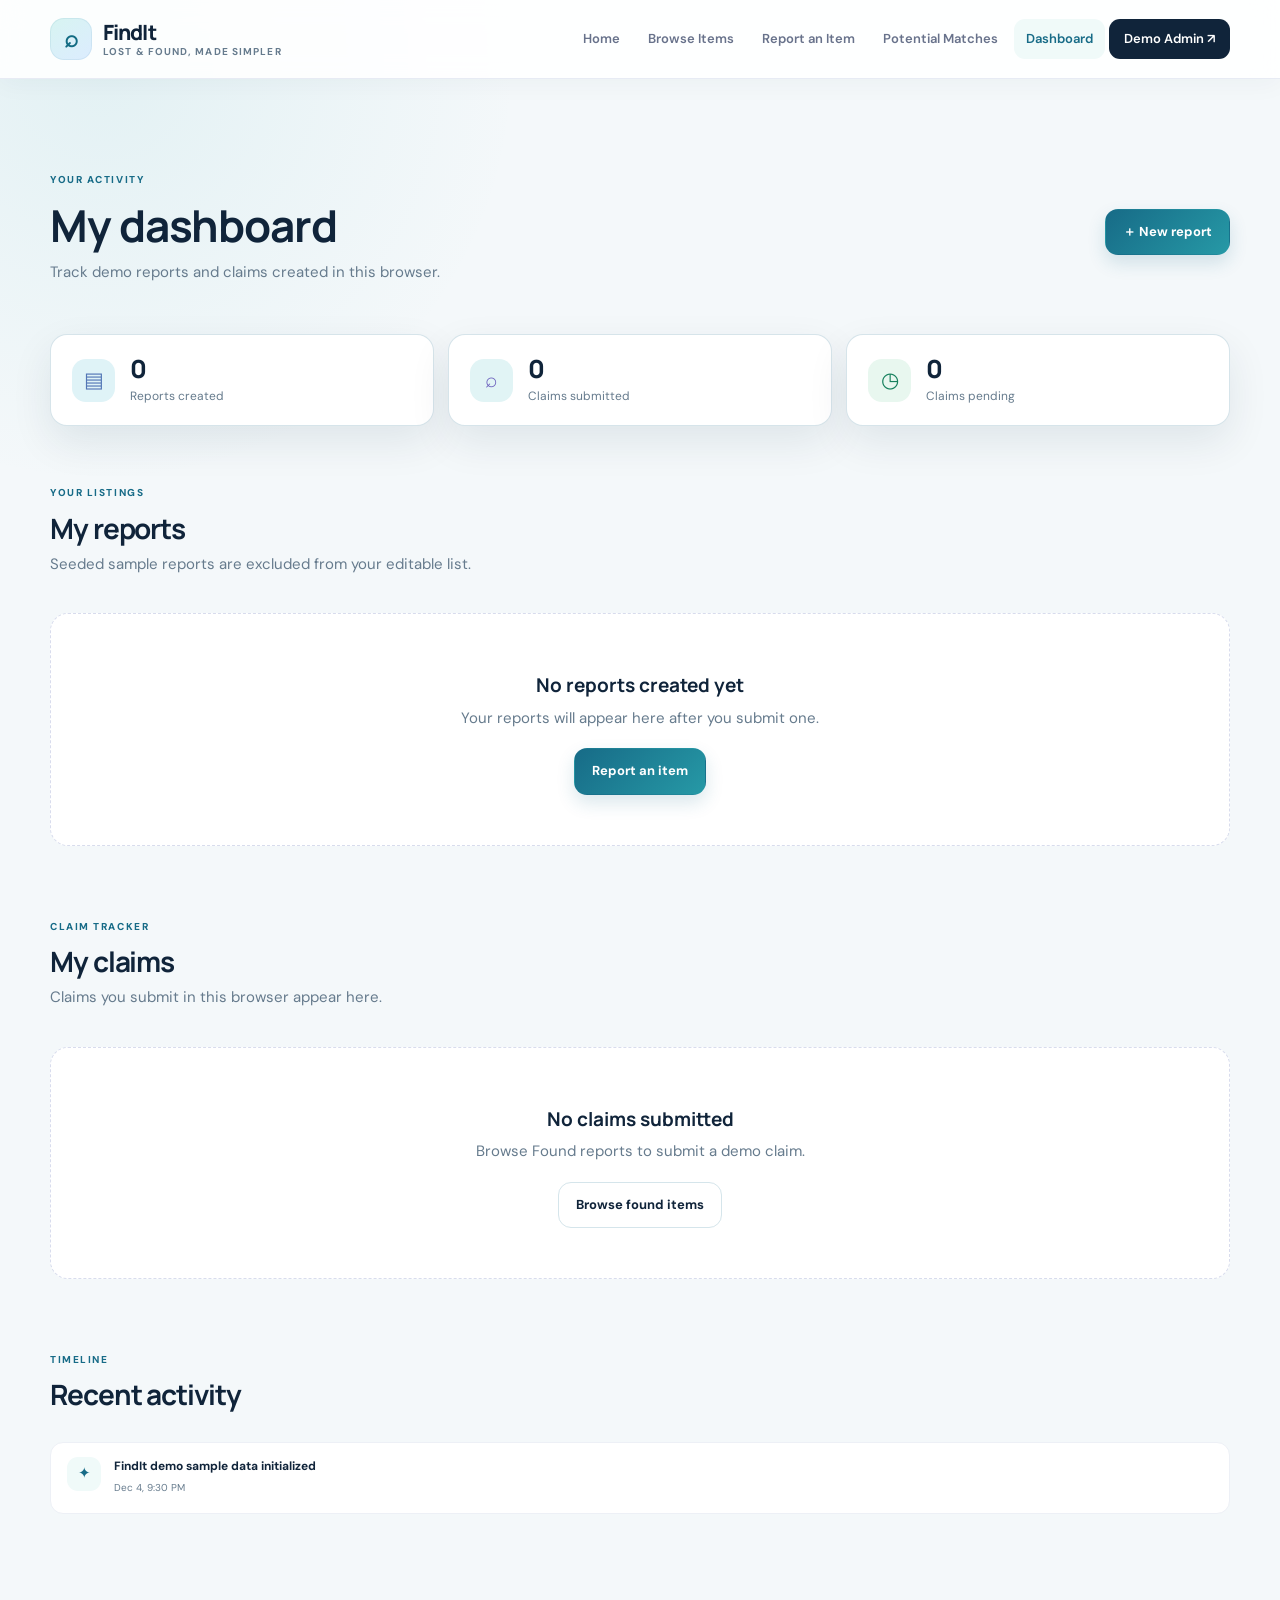
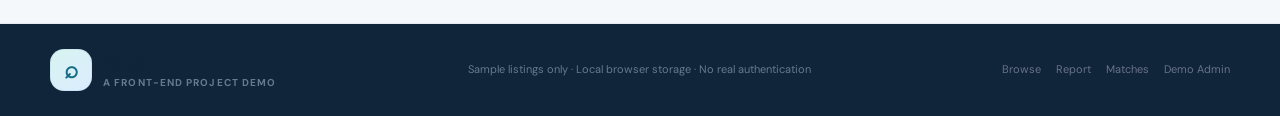
<file: dashboard.html>
<!doctype html>
<html lang="en"><head><meta charset="utf-8"><meta name="viewport" content="width=device-width, initial-scale=1"><title>Dashboard — FindIt</title><link rel="stylesheet" href="style.css"></head>
<body data-page="dashboard"><div id="app-header"></div><main class="container page-main">
  <section class="page-intro dashboard-intro"><div><span class="eyebrow">YOUR ACTIVITY</span><h1>My dashboard</h1><p>Track demo reports and claims created in this browser.</p></div><a class="btn btn-primary" href="report.html">＋ New report</a></section>
  <div id="dashboard-stats" class="stats-grid dashboard-stats"></div>
  <section class="section-block"><div class="section-heading"><div><span class="eyebrow">YOUR LISTINGS</span><h2>My reports</h2><p>Seeded sample reports are excluded from your editable list.</p></div></div><div id="my-reports" class="product-grid"></div><div id="my-reports-empty" class="empty-state hidden"><h3>No reports created yet</h3><p>Your reports will appear here after you submit one.</p><a class="btn btn-primary" href="report.html">Report an item</a></div></section>
  <section class="section-block"><div class="section-heading"><div><span class="eyebrow">CLAIM TRACKER</span><h2>My claims</h2><p>Claims you submit in this browser appear here.</p></div></div><div id="my-claims" class="claim-list"></div><div id="my-claims-empty" class="empty-state hidden"><h3>No claims submitted</h3><p>Browse Found reports to submit a demo claim.</p><a class="btn btn-secondary" href="browse.html?type=Found">Browse found items</a></div></section>
  <section class="section-block"><div class="section-heading"><div><span class="eyebrow">TIMELINE</span><h2>Recent activity</h2></div></div><div id="activity-list" class="activity-list"></div></section>
</main><div id="app-footer"></div><div id="toast-region" class="toast-region" aria-live="polite"></div><script src="storage.js"></script><script src="app.js"></script><script src="dashboard.js"></script></body></html>
</file>
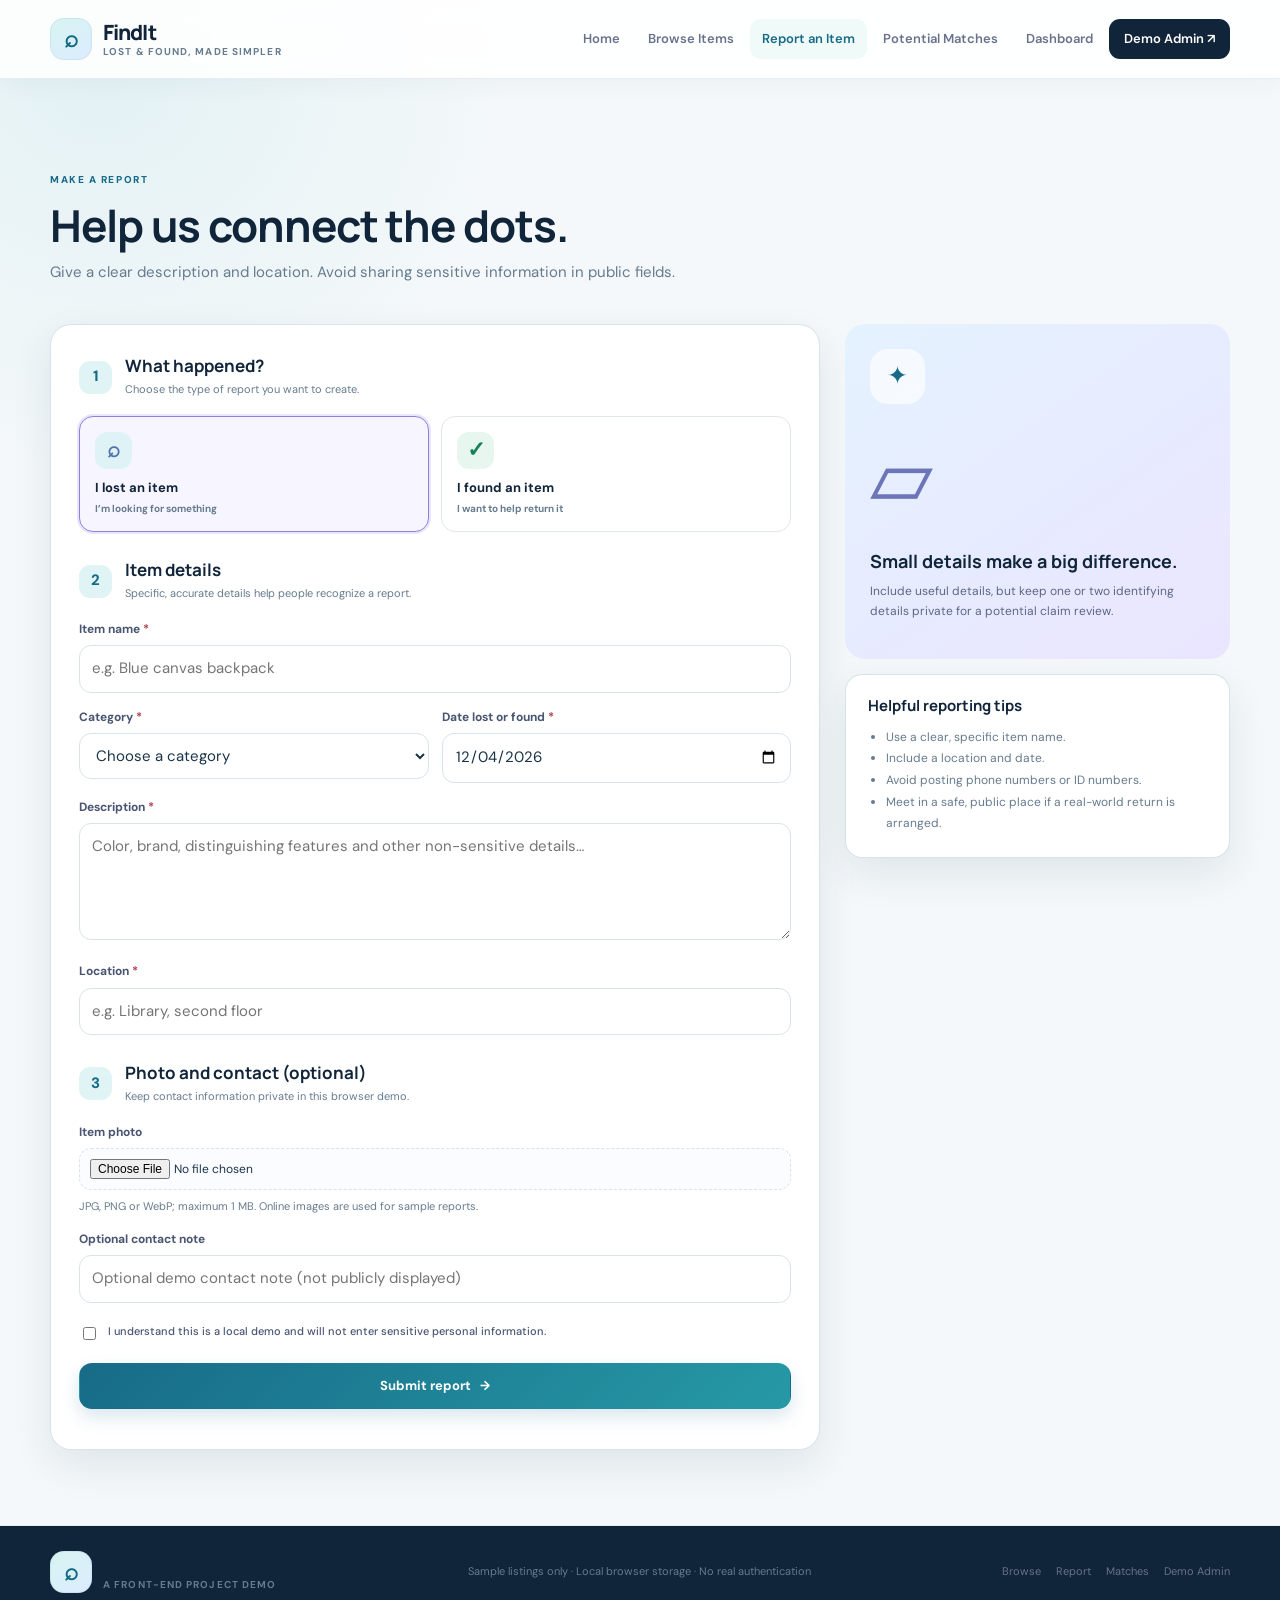
<file: report.html>
<!doctype html>
<html lang="en"><head><meta charset="utf-8"><meta name="viewport" content="width=device-width, initial-scale=1"><title>Report an Item — FindIt</title><link rel="stylesheet" href="style.css"></head>
<body data-page="report"><div id="app-header"></div><main class="container page-main">
  <section class="page-intro"><span class="eyebrow">MAKE A REPORT</span><h1>Help us connect the dots.</h1><p>Give a clear description and location. Avoid sharing sensitive information in public fields.</p></section>
  <div class="report-layout"><form id="report-form" class="form-card">
    <div class="form-section-title"><span class="form-step">1</span><div><h2>What happened?</h2><p>Choose the type of report you want to create.</p></div></div>
    <div class="type-choice"><label class="type-option"><input type="radio" name="report-type" value="Lost" checked><span class="type-option-inner"><span class="type-symbol lost-symbol">⌕</span><b>I lost an item</b><small>I’m looking for something</small></span></label><label class="type-option"><input type="radio" name="report-type" value="Found"><span class="type-option-inner"><span class="type-symbol found-symbol">✓</span><b>I found an item</b><small>I want to help return it</small></span></label></div>
    <div class="form-section-title"><span class="form-step">2</span><div><h2>Item details</h2><p>Specific, accurate details help people recognize a report.</p></div></div>
    <label for="item-name">Item name <span class="required">*</span></label><input id="item-name" required minlength="2" maxlength="80" placeholder="e.g. Blue canvas backpack">
    <div class="form-two-col"><div><label for="item-category">Category <span class="required">*</span></label><select id="item-category" required></select></div><div><label for="item-date">Date lost or found <span class="required">*</span></label><input id="item-date" type="date" required></div></div>
    <label for="item-description">Description <span class="required">*</span></label><textarea id="item-description" required minlength="10" maxlength="500" rows="4" placeholder="Color, brand, distinguishing features and other non-sensitive details…"></textarea>
    <label for="item-location">Location <span class="required">*</span></label><input id="item-location" required minlength="2" maxlength="120" placeholder="e.g. Library, second floor">
    <div class="form-section-title"><span class="form-step">3</span><div><h2>Photo and contact (optional)</h2><p>Keep contact information private in this browser demo.</p></div></div>
    <label for="item-photo">Item photo</label><input id="item-photo" type="file" accept="image/png,image/jpeg,image/webp"><p class="form-note">JPG, PNG or WebP; maximum 1 MB. Online images are used for sample reports.</p>
    <div id="photo-preview-wrap" class="photo-preview-wrap hidden"><img id="photo-preview" alt="Selected item photo preview"><button type="button" class="text-button" id="remove-photo">Remove photo</button></div>
    <label for="item-contact">Optional contact note</label><input id="item-contact" maxlength="120" placeholder="Optional demo contact note (not publicly displayed)">
    <div class="form-consent"><input id="privacy-check" type="checkbox" required><label for="privacy-check">I understand this is a local demo and will not enter sensitive personal information.</label></div>
    <button class="btn btn-primary btn-full" type="submit">Submit report <span>→</span></button><p id="report-message" class="inline-message" role="status"></p>
  </form><aside class="report-aside"><div class="aside-illustration"><div class="aside-circle">✦</div><div class="aside-item">▱</div><h3>Small details make a big difference.</h3><p>Include useful details, but keep one or two identifying details private for a potential claim review.</p></div><div class="tip-card"><h3>Helpful reporting tips</h3><ul><li>Use a clear, specific item name.</li><li>Include a location and date.</li><li>Avoid posting phone numbers or ID numbers.</li><li>Meet in a safe, public place if a real-world return is arranged.</li></ul></div></aside></div>
</main><div id="app-footer"></div><div id="toast-region" class="toast-region" aria-live="polite"></div><script src="storage.js"></script><script src="app.js"></script><script src="report.js"></script></body></html>
</file>
<file: style.css>
@import url('https://fonts.googleapis.com/css2?family=DM+Sans:wght@400;500;600;700&family=Manrope:wght@400;500;600;700;800&display=swap');
:root{--navy:#17233f;--navy-2:#25385f;--indigo:#5147a8;--purple:#7b72d5;--lavender:#eae5ff;--lavender-2:#f5f2ff;--sky:#e4f2ff;--sky-2:#f2f8ff;--ink:#25304a;--muted:#7b849b;--line:#e6e9f2;--surface:#fff;--page:#f7f8fc;--green:#17845b;--green-bg:#e8f7ef;--amber:#9a6415;--amber-bg:#fff4dd;--red:#b43b4b;--red-bg:#fff0f1;--shadow:0 12px 35px rgba(28,40,78,.07);--radius:20px}
*{box-sizing:border-box}html{scroll-behavior:smooth}body{margin:0;background:var(--page);color:var(--ink);font-family:'DM Sans',sans-serif;font-size:15px;line-height:1.55}h1,h2,h3,h4{font-family:Manrope,sans-serif;color:var(--navy);line-height:1.2;margin:0}p{margin:0 0 12px;color:var(--muted)}a{color:inherit;text-decoration:none}button,input,select,textarea{font:inherit}button{cursor:pointer}.container{width:min(1180px,calc(100% - 40px));margin:0 auto}.site-header{position:sticky;top:0;z-index:30;background:rgba(255,255,255,.93);backdrop-filter:blur(14px);border-bottom:1px solid rgba(226,230,242,.8)}.nav-inner{height:78px;display:flex;align-items:center;justify-content:space-between;gap:24px}.brand{display:flex;align-items:center;gap:11px;flex-shrink:0}.brand-mark{width:42px;height:42px;display:grid;place-items:center;border-radius:14px;background:linear-gradient(145deg,#e4f2ff,#eae5ff);color:var(--indigo);font-size:24px;font-weight:800}.brand-name{font:800 21px Manrope,sans-serif;letter-spacing:-.7px;color:var(--navy)}.brand-caption{display:block;font-size:10px;letter-spacing:1.1px;color:var(--muted);font-weight:700;text-transform:uppercase;margin-top:-3px}.nav-links{display:flex;align-items:center;gap:4px}.nav-links a{padding:10px 12px;border-radius:11px;color:#68728b;font-weight:600;font-size:13px;white-space:nowrap}.nav-links a:hover,.nav-links a.active{background:var(--lavender-2);color:var(--indigo)}.nav-links a.admin-link{background:var(--navy);color:#fff;padding-inline:15px}.menu-toggle{display:none;border:0;background:var(--lavender-2);color:var(--navy);width:42px;height:42px;border-radius:12px;font-size:22px}.hero{display:grid;grid-template-columns:1.08fr .92fr;gap:40px;align-items:center;padding:66px 0 38px;min-height:485px}.eyebrow{display:inline-flex;align-items:center;gap:8px;color:var(--indigo);font-size:10px;letter-spacing:1.55px;font-weight:800;text-transform:uppercase}.eyebrow-dot{width:7px;height:7px;border-radius:50%;background:#7d75d6}.hero h1{font-size:clamp(42px,5.1vw,66px);letter-spacing:-2.9px;line-height:1.07;margin:18px 0}.hero h1 span{color:#7067c8}.hero-subtitle{max-width:500px;font-size:17px;line-height:1.75;margin-bottom:24px}.hero-search{display:flex;align-items:center;gap:10px;background:#fff;border:1px solid var(--line);border-radius:15px;padding:7px 8px 7px 16px;max-width:540px;box-shadow:0 8px 24px rgba(38,48,83,.04)}.hero-search input{border:0;outline:0;min-width:0;flex:1;background:transparent;padding:10px 0}.search-icon{font-size:25px;color:#8b86d4}.btn{display:inline-flex;align-items:center;justify-content:center;gap:9px;border:1px solid transparent;border-radius:12px;padding:12px 17px;font-weight:700;font-size:13px;transition:transform .15s,box-shadow .15s,background .15s}.btn:hover{transform:translateY(-1px)}.btn-primary{background:var(--indigo);color:white;box-shadow:0 7px 15px rgba(81,71,168,.16)}.btn-primary:hover{background:#443a98}.btn-secondary{background:#fff;border-color:#dfe2f1;color:var(--navy)}.btn-light{background:white;color:var(--indigo)}.btn-danger{background:var(--red);color:#fff}.btn-danger-outline{background:#fff;border-color:#f0cbd0;color:var(--red)}.btn-full{width:100%}.hero-actions{display:flex;gap:10px;flex-wrap:wrap;margin-top:17px}.hero-trust{display:flex;gap:17px;flex-wrap:wrap;margin-top:22px;color:#6e7890;font-size:12px;font-weight:600}.hero-trust span: first-letter{color:var(--green)}.hero-art{height:365px;position:relative;display:grid;place-items:center;overflow:hidden}.hero-art:before{content:"";position:absolute;width:300px;height:300px;border-radius:50%;background:linear-gradient(145deg,#e1efff,#eae4ff);opacity:.8}.art-orbit{position:absolute;border:1px dashed #c8c6ed;border-radius:50%;transform:rotate(-20deg)}.orbit-one{width:390px;height:250px}.orbit-two{width:300px;height:340px;transform:rotate(35deg)}.art-card-main{position:relative;z-index:2;width:225px;min-height:250px;border-radius:25px;background:rgba(255,255,255,.92);box-shadow:0 22px 60px rgba(54,54,120,.16);padding:25px 22px;transform:rotate(-5deg);display:flex;flex-direction:column;align-items:center}.art-spark{position:absolute;right:22px;top:18px;color:#8d82d8;font-size:23px}.art-bag{display:grid;place-items:center;width:100px;height:105px;border-radius:27px;background:linear-gradient(145deg,#d8e9ff,#c8c2f4);font-size:72px;color:#4f5e9d;margin:10px 0 14px}.art-card-main strong{font:800 20px Manrope;color:var(--navy)}.art-card-main small{color:var(--muted);font-size:11px;margin-top:4px}.art-card-bottom{display:flex;align-items:center;gap:7px;width:100%;border-top:1px solid var(--line);margin-top:18px;padding-top:12px;font-size:10px;color:#737c94}.avatar-dot{width:22px;height:22px;display:grid;place-items:center;background:var(--lavender);border-radius:50%;color:var(--indigo);font-weight:800}.tiny-check{margin-left:auto;color:var(--green);font-size:16px}.float-pill{position:absolute;z-index:4;display:flex;align-items:center;gap:10px;background:#fff;padding:12px 15px;border-radius:15px;box-shadow:0 12px 30px rgba(36,44,84,.12)}.float-pill b,.float-pill small{display:block}.float-pill b{font-size:12px;color:var(--navy)}.float-pill small{font-size:10px;color:var(--muted);margin-top:2px}.pill-top{top:42px;right:0}.pill-bottom{bottom:34px;left:0}.pill-icon,.pill-check{display:grid;place-items:center;width:34px;height:34px;border-radius:11px;background:var(--sky);color:#5277b9;font-size:22px}.pill-check{background:var(--green-bg);color:var(--green)}.art-star{position:absolute;color:#8e86da;font-size:25px}.star-a{top:55px;left:45px}.star-b{right:45px;bottom:63px}.stats-grid{display:grid;grid-template-columns:repeat(3,1fr);gap:14px}.stat-card{background:white;border:1px solid #edf0f7;border-radius:17px;padding:19px 21px;display:flex;align-items:center;gap:15px;box-shadow:0 5px 20px rgba(27,40,78,.025)}.stat-icon{width:43px;height:43px;border-radius:14px;display:grid;place-items:center;font-size:21px;background:var(--sky);color:#5376b6}.stat-card:nth-child(2) .stat-icon{background:var(--lavender);color:#6c60bd}.stat-card:nth-child(3) .stat-icon{background:#e8f7ef;color:var(--green)}.stat-value{font:800 25px Manrope;color:var(--navy);line-height:1.1}.stat-label{font-size:12px;color:var(--muted);margin-top:5px}.section-block{padding:65px 0 5px}.section-heading{display:flex;align-items:flex-end;justify-content:space-between;gap:20px;margin-bottom:22px}.section-heading h2{font-size:28px;letter-spacing:-.9px;margin:8px 0}.section-heading p{margin:0}.text-link{color:var(--indigo);font-size:13px;font-weight:700;white-space:nowrap}.text-link span{font-size:18px;margin-left:4px}.category-grid{display:grid;grid-template-columns:repeat(9,minmax(0,1fr));gap:10px}.category-card{border:1px solid #e9edf6;background:#fff;border-radius:16px;padding:17px 8px;text-align:center;transition:.2s;cursor:pointer}.category-card:hover{transform:translateY(-3px);border-color:#c9c5f1;box-shadow:var(--shadow)}.category-icon{width:43px;height:43px;border-radius:14px;margin:0 auto 10px;display:grid;place-items:center;background:var(--sky);color:#5273ad;font-size:21px}.category-card:nth-child(3n+2) .category-icon{background:var(--lavender);color:#6d61bf}.category-card:nth-child(3n) .category-icon{background:#e7f5ef;color:#26825f}.category-card strong{display:block;font-size:11px;color:var(--navy);line-height:1.3}.product-grid{display:grid;grid-template-columns:repeat(4,minmax(0,1fr));gap:17px}.product-card{background:#fff;border:1px solid #e9edf5;border-radius:18px;overflow:hidden;transition:transform .2s,box-shadow .2s;min-width:0}.product-card:hover{transform:translateY(-3px);box-shadow:var(--shadow)}.product-image-wrap{height:185px;background:linear-gradient(145deg,#edf5ff,#f3efff);position:relative;overflow:hidden}.product-image{width:100%;height:100%;object-fit:cover;display:block}.product-type{position:absolute;top:12px;left:12px;background:rgba(255,255,255,.95);border-radius:8px;padding:5px 9px;font-size:10px;font-weight:800;letter-spacing:.4px;color:var(--indigo)}.sample-chip{position:absolute;top:12px;right:12px;background:rgba(23,35,63,.8);color:#fff;border-radius:7px;padding:4px 7px;font-size:9px}.product-info{padding:15px}.product-meta{display:flex;align-items:center;justify-content:space-between;gap:8px;font-size:10px;color:var(--muted);margin-bottom:8px}.status-pill{display:inline-flex;align-items:center;gap:5px;border-radius:999px;padding:5px 9px;font-size:10px;font-weight:800;white-space:nowrap}.status-open,.status-pending{background:var(--amber-bg);color:var(--amber)}.status-available,.status-approved{background:var(--green-bg);color:var(--green)}.status-returned{background:#e8efff;color:#3e5eaa}.status-rejected{background:var(--red-bg);color:var(--red)}.product-info h3{font-size:15px;margin-bottom:7px;white-space:nowrap;overflow:hidden;text-overflow:ellipsis}.product-location{display:flex;align-items:center;gap:5px;color:var(--muted);font-size:11px;white-space:nowrap;overflow:hidden;text-overflow:ellipsis}.product-card-footer{display:flex;align-items:center;justify-content:space-between;gap:8px;margin-top:14px;padding-top:12px;border-top:1px solid #f0f1f7}.product-card-footer .btn{padding:8px 10px;font-size:11px}.product-id{font-size:10px;color:#9aa1b4}.how-section{padding:70px 0 65px}.centered{justify-content:center;text-align:center}.steps-grid{display:grid;grid-template-columns:repeat(3,1fr);gap:16px}.step-card{position:relative;background:#fff;border:1px solid #eaedf5;border-radius:19px;padding:27px 25px;overflow:hidden}.step-number{position:absolute;right:20px;top:16px;font:800 32px Manrope;color:#f0effb}.step-icon{width:48px;height:48px;border-radius:15px;background:var(--lavender-2);display:grid;place-items:center;color:var(--indigo);font-size:25px;margin-bottom:20px}.step-card h3{font-size:17px;margin-bottom:9px}.step-card p{font-size:13px;line-height:1.7;margin:0}.bottom-cta{display:flex;align-items:center;justify-content:space-between;gap:25px;padding:34px 38px;background:linear-gradient(115deg,#202e53,#514a9c);border-radius:24px;margin:10px 0 70px;color:#fff}.bottom-cta .eyebrow{color:#d7d1ff}.bottom-cta h2{color:white;font-size:26px;margin:8px 0}.bottom-cta p{color:#d5d8ed;margin:0}.site-footer{border-top:1px solid #e6e9f2;background:#fff;padding:25px 0}.footer-inner{display:flex;justify-content:space-between;gap:20px;align-items:center}.footer-note{font-size:11px;color:var(--muted)}.footer-links{display:flex;gap:15px;font-size:11px;color:#68728b}.page-main{padding-top:40px;padding-bottom:75px}.page-intro{padding:14px 0 28px}.page-intro h1,.admin-banner h1{font-size:clamp(32px,4vw,44px);letter-spacing:-1.5px;margin:9px 0}.page-intro p{max-width:700px}.filter-panel{display:grid;grid-template-columns:1.7fr 1fr 1.2fr 1fr 1.1fr;gap:12px;background:#fff;border:1px solid var(--line);padding:17px;border-radius:17px;box-shadow:0 6px 20px rgba(30,43,83,.025)}label{display:block;font-size:12px;font-weight:700;color:#495571;margin-bottom:7px}input:not([type=radio]):not([type=checkbox]):not([type=file]),select,textarea{width:100%;padding:11px 12px;border:1px solid #dfe4ef;border-radius:10px;background:#fff;color:var(--ink);outline:0;transition:border .15s,box-shadow .15s}input:focus,select:focus,textarea:focus{border-color:#9289dd!important;box-shadow:0 0 0 3px rgba(123,114,213,.12)}textarea{resize:vertical}.results-toolbar{display:flex;align-items:center;justify-content:space-between;gap:15px;margin:23px 0 15px;color:var(--muted);font-size:12px}.view-toggle{display:flex;gap:4px;background:#eaeef7;padding:4px;border-radius:10px}.view-btn{border:0;background:transparent;color:#6b748a;border-radius:7px;padding:7px 10px;font-size:11px;font-weight:700}.view-btn.active{background:#fff;color:var(--indigo);box-shadow:0 2px 6px #1b2c4a0d}.product-grid.list-view{grid-template-columns:1fr}.list-view .product-card{display:grid;grid-template-columns:190px 1fr}.list-view .product-image-wrap{height:100%;min-height:160px}.list-view .product-info{display:flex;flex-direction:column;justify-content:center}.empty-state{text-align:center;padding:50px 20px;background:#fff;border:1px dashed #d8dced;border-radius:18px;margin-top:15px}.empty-state h3{font-size:19px;margin:10px 0}.empty-state p{margin-bottom:18px}.empty-icon{font-size:35px;color:#8a83d5}.hidden{display:none!important}.modal-backdrop{position:fixed;inset:0;background:rgba(18,27,50,.54);z-index:80;display:grid;place-items:center;padding:20px;overflow:auto}.modal-card{position:relative;width:min(520px,100%);max-height:90vh;overflow:auto;background:#fff;border-radius:22px;padding:30px;box-shadow:0 30px 90px #0f19334d}.detail-modal-card{width:min(760px,100%)}.modal-close{position:absolute;right:16px;top:14px;width:34px;height:34px;border:0;border-radius:10px;background:#f0effa;color:var(--navy);font-size:23px}.modal-card h2{font-size:25px;margin:10px 0 18px}.modal-card form>label{margin-top:14px}.modal-card textarea{margin-bottom:2px}.form-note{font-size:11px;line-height:1.5;margin:8px 0 15px}.detail-layout{display:grid;grid-template-columns:.9fr 1.1fr;gap:24px;padding-top:10px}.detail-photo{width:100%;height:280px;object-fit:cover;border-radius:15px;background:var(--sky)}.detail-body h2{font-size:25px;margin:10px 0}.detail-description{font-size:13px;line-height:1.8;color:#65708a;margin:16px 0}.detail-facts{display:grid;grid-template-columns:1fr 1fr;gap:12px}.detail-fact{padding:11px;background:#f7f8fd;border-radius:11px}.detail-fact small{display:block;color:var(--muted);font-size:10px;margin-bottom:4px}.detail-fact b{font-size:12px;color:var(--navy)}.detail-actions{display:flex;gap:8px;flex-wrap:wrap;margin-top:18px}.toast-region{position:fixed;right:20px;bottom:20px;z-index:100;display:flex;flex-direction:column;gap:9px}.toast{max-width:min(390px,calc(100vw - 40px));background:#202e53;color:#fff;border-radius:12px;padding:13px 17px;box-shadow:0 10px 30px #14203b33;font-size:13px;animation:toast-in .2s ease}.toast.error{background:#8d3040}.toast.success{background:#176e51}@keyframes toast-in{from{opacity:0;transform:translateY(8px)}to{opacity:1;transform:translateY(0)}}.report-layout{display:grid;grid-template-columns:minmax(0,1.5fr) minmax(280px,.75fr);gap:25px;align-items:start}.form-card{background:#fff;border:1px solid var(--line);border-radius:21px;padding:28px;box-shadow:0 10px 30px rgba(31,42,78,.035)}.form-section-title{display:flex;gap:13px;align-items:center;margin:3px 0 18px}.form-section-title:not(:first-child){margin-top:28px}.form-step{width:33px;height:33px;display:grid;place-items:center;background:var(--lavender);color:var(--indigo);border-radius:11px;font-weight:800}.form-section-title h2{font-size:17px;margin-bottom:4px}.form-section-title p{font-size:11px;margin:0}.type-choice{display:grid;grid-template-columns:1fr 1fr;gap:12px}.type-option{margin:0;cursor:pointer}.type-option input{position:absolute;opacity:0}.type-option-inner{display:block;border:1px solid #e1e5f0;border-radius:14px;padding:15px;transition:.15s}.type-option input:checked+.type-option-inner{border-color:#8c83d8;background:#f7f5ff;box-shadow:0 0 0 2px #e9e5ff}.type-symbol{width:37px;height:37px;display:grid;place-items:center;border-radius:12px;font-size:22px;margin-bottom:9px}.lost-symbol{background:var(--sky);color:#5273ad}.found-symbol{background:var(--green-bg);color:var(--green)}.type-option b,.type-option small{display:block}.type-option b{color:var(--navy);font-size:13px}.type-option small{font-size:10px;color:var(--muted);margin-top:3px}.form-card>label,.form-card .form-two-col label{margin-top:15px}.required{color:var(--red)}.form-two-col{display:grid;grid-template-columns:1fr 1fr;gap:13px}.form-card input[type=file]{display:block;width:100%;padding:10px;border:1px dashed #cbd2e4;border-radius:10px;background:#fbfcff;font-size:12px}.form-consent{display:flex;align-items:flex-start;gap:9px;margin:20px 0}.form-consent input{margin-top:4px}.form-consent label{font-weight:500;font-size:11px;line-height:1.5;margin:0}.photo-preview-wrap{display:flex;align-items:center;gap:13px;margin-top:10px}.photo-preview-wrap img{width:80px;height:80px;object-fit:cover;border-radius:10px}.text-button{border:0;background:none;color:var(--indigo);font-weight:700;font-size:12px}.inline-message{margin-top:12px;font-size:12px}.report-aside{display:grid;gap:15px}.aside-illustration{padding:25px;border-radius:20px;background:linear-gradient(145deg,#e4f2ff,#eae5ff);min-height:270px;overflow:hidden;position:relative}.aside-circle{width:55px;height:55px;display:grid;place-items:center;background:#ffffffad;border-radius:18px;color:var(--indigo);font-size:25px}.aside-item{font-size:82px;color:#6b75b8;margin:10px 0}.aside-illustration h3{font-size:18px;margin-bottom:8px}.aside-illustration p{font-size:12px;line-height:1.7;color:#5d6685}.tip-card{background:#fff;border:1px solid var(--line);border-radius:17px;padding:22px}.tip-card h3{font-size:15px;margin-bottom:12px}.tip-card ul{margin:0;padding-left:18px;color:var(--muted);font-size:12px;line-height:1.8}.match-explainer{display:flex;align-items:center;gap:15px;background:linear-gradient(110deg,#eaf4ff,#f0edff);border:1px solid #e3e5f7;border-radius:17px;padding:18px 20px}.match-explainer-icon{width:45px;height:45px;display:grid;place-items:center;background:#fff;border-radius:14px;color:var(--indigo);font-size:23px;flex-shrink:0}.match-explainer h3{font-size:14px;margin-bottom:5px}.match-explainer p{font-size:12px;margin:0}.matches-list{display:grid;gap:14px}.match-card{display:grid;grid-template-columns:150px 1fr 150px;gap:17px;align-items:center;background:#fff;border:1px solid var(--line);border-radius:17px;padding:15px}.match-images{display:flex;align-items:center}.match-images img{width:91px;height:104px;object-fit:cover;border-radius:11px;border:3px solid #fff;background:var(--sky)}.match-images img+img{margin-left:-30px}.match-details h3{font-size:16px;margin:7px 0}.match-details p{font-size:11px;line-height:1.6;margin:4px 0}.match-reasons{display:flex;gap:6px;flex-wrap:wrap;margin-top:8px}.reason-chip{font-size:9px;background:#f0effc;color:#6259ae;padding:5px 7px;border-radius:7px}.match-score{border-left:1px solid var(--line);padding-left:17px;text-align:center}.score-number{font:800 29px Manrope;color:var(--indigo)}.score-label{font-size:10px;color:var(--muted);margin-bottom:10px}.match-score .btn{width:100%;font-size:10px;padding:9px 6px}.dashboard-intro{display:flex;align-items:center;justify-content:space-between;gap:20px}.dashboard-stats{margin:10px 0 20px}.dashboard-stats .stat-card{min-height:92px}.claim-list,.admin-claim-list,.activity-list{display:grid;gap:11px}.claim-row{display:flex;align-items:flex-start;justify-content:space-between;gap:20px;background:#fff;border:1px solid var(--line);border-radius:15px;padding:17px 19px}.claim-row h3{font-size:14px;margin-bottom:6px}.claim-row p{font-size:11px;margin:3px 0}.claim-right{display:flex;align-items:center;gap:9px;flex-shrink:0}.claim-row .btn{padding:8px 10px;font-size:10px}.activity-row{display:flex;gap:13px;align-items:flex-start;background:#fff;border:1px solid #edf0f6;border-radius:13px;padding:14px 16px}.activity-icon{width:34px;height:34px;display:grid;place-items:center;flex-shrink:0;background:var(--lavender-2);border-radius:11px;color:var(--indigo)}.activity-row strong{display:block;font-size:12px;color:var(--navy)}.activity-row small{font-size:10px;color:var(--muted)}.admin-banner{display:flex;justify-content:space-between;align-items:center;gap:25px;padding:25px 28px;border-radius:20px;background:linear-gradient(110deg,#e4f2ff,#eae5ff);margin:10px 0 18px}.admin-banner p{margin:0;max-width:620px;font-size:12px}.notice-box{display:flex;gap:12px;padding:14px 16px;border:1px solid #f0dfb5;background:#fff9e9;border-radius:13px;color:#89611d;margin-bottom:23px}.notice-box>span{font-size:20px}.notice-box p{font-size:11px;margin:0;color:#806b43}.section-heading select{width:auto;min-width:145px}.compact-search{max-width:260px}.table-wrap{overflow-x:auto;border:1px solid var(--line);border-radius:15px;background:#fff}.data-table{width:100%;border-collapse:collapse;min-width:760px}.data-table th,.data-table td{text-align:left;padding:13px 15px;border-bottom:1px solid #edf0f6;font-size:11px}.data-table th{background:#f7f8fd;color:#69738d;font-weight:800}.data-table td{color:#58627a}.data-table tr:last-child td{border-bottom:0}.table-item{display:flex;align-items:center;gap:9px;min-width:160px}.table-thumb{width:39px;height:39px;object-fit:cover;border-radius:9px;background:var(--sky)}.table-item b{display:block;color:var(--navy);font-size:11px}.table-item small{font-size:9px;color:var(--muted)}.table-action{border:0;background:#fff0f1;color:var(--red);padding:7px 9px;border-radius:8px;font-size:10px;font-weight:800}.modal-actions{display:flex;justify-content:flex-end;gap:9px;margin-top:22px}.form-card .inline-message.success{color:var(--green)}.form-card .inline-message.error{color:var(--red)}
@media(max-width:1050px){.nav-links a{padding:9px 8px;font-size:11px}.category-grid{grid-template-columns:repeat(5,1fr)}.product-grid{grid-template-columns:repeat(3,minmax(0,1fr))}.filter-panel{grid-template-columns:repeat(3,1fr)}.filter-search{grid-column:span 2}.hero{gap:20px}.hero-art{transform:scale(.92)}}
@media(max-width:760px){.container{width:min(100% - 28px,620px)}.nav-inner{height:68px}.menu-toggle{display:block}.nav-links{display:none;position:absolute;left:14px;right:14px;top:73px;background:#fff;border:1px solid var(--line);box-shadow:var(--shadow);padding:10px;border-radius:15px;align-items:stretch;flex-direction:column}.nav-links.open{display:flex}.nav-links a{font-size:13px;padding:11px}.hero{grid-template-columns:1fr;padding-top:43px;gap:8px}.hero h1{font-size:47px}.hero-art{height:310px;transform:scale(.9);margin-top:-3px}.hero-search{flex-wrap:wrap}.hero-search input{min-width:140px}.hero-search .btn{flex:0 0 100%}.stats-grid{grid-template-columns:1fr}.stat-card{padding:15px}.section-block{padding-top:48px}.section-heading{align-items:flex-start;flex-direction:column;gap:8px}.section-heading h2{font-size:24px}.category-grid{grid-template-columns:repeat(3,1fr)}.product-grid{grid-template-columns:repeat(2,minmax(0,1fr));gap:11px}.product-image-wrap{height:145px}.product-info{padding:12px}.product-info h3{font-size:13px}.product-card-footer{align-items:flex-start;flex-direction:column}.product-card-footer .btn{width:100%}.steps-grid{grid-template-columns:1fr}.bottom-cta{align-items:flex-start;flex-direction:column;padding:26px;margin-bottom:45px}.bottom-cta h2{font-size:23px}.page-main{padding-top:27px}.filter-panel{grid-template-columns:1fr 1fr}.filter-search{grid-column:span 2}.filter-panel>div:last-child{grid-column:span 2}.list-view .product-card{grid-template-columns:120px 1fr}.list-view .product-image-wrap{min-height:100%;height:auto}.detail-layout{grid-template-columns:1fr}.detail-photo{height:220px}.report-layout{grid-template-columns:1fr}.report-aside{grid-template-columns:1fr 1fr}.form-card{padding:20px}.match-card{grid-template-columns:95px 1fr;gap:12px}.match-images img{width:65px;height:82px}.match-images img+img{margin-left:-25px}.match-score{grid-column:1/-1;border-left:0;border-top:1px solid var(--line);padding:12px 0 0;display:flex;align-items:center;justify-content:space-between;text-align:left}.match-score .btn{width:auto}.dashboard-intro,.admin-banner{align-items:flex-start;flex-direction:column}.claim-row{flex-direction:column}.claim-right{width:100%;justify-content:flex-start;flex-wrap:wrap}.footer-inner{align-items:flex-start;flex-direction:column}.footer-links{flex-wrap:wrap}}
@media(max-width:440px){.product-grid{grid-template-columns:1fr 1fr}.product-image-wrap{height:125px}.product-meta{align-items:flex-start;flex-direction:column}.category-grid{grid-template-columns:repeat(3,1fr)}.form-two-col,.type-choice,.report-aside{grid-template-columns:1fr}.filter-panel{grid-template-columns:1fr}.filter-search,.filter-panel>div:last-child{grid-column:auto}.results-toolbar{align-items:flex-start;flex-direction:column}.hero h1{font-size:42px}.hero-art{margin-inline:-20px;transform:scale(.82)}.modal-card{padding:23px 18px}.detail-facts{grid-template-columns:1fr 1fr}}



/* FindIt visual refresh — November 2026 */
:root{
  --navy:#10243a;--navy-2:#183b55;--indigo:#176b87;--purple:#2b91a5;
  --lavender:#e1f4f5;--lavender-2:#f0faf9;--sky:#dff3f7;--sky-2:#f2fbfc;
  --ink:#1b3448;--muted:#667b8d;--line:#dce8ed;--surface:#ffffff;--page:#f4f8fa;
  --green:#16805d;--green-bg:#e7f6ef;--amber:#93600d;--amber-bg:#fff5df;
  --red:#b33f50;--red-bg:#fff0f2;--shadow:0 16px 42px rgba(16,48,70,.09);--radius:22px
}
body{background:radial-gradient(circle at 8% 4%,rgba(77,181,190,.10),transparent 26rem),var(--page)}
.site-header{background:rgba(255,255,255,.88);box-shadow:0 5px 24px rgba(16,48,70,.04)}
.brand-mark{background:linear-gradient(145deg,#d7f4f1,#dcecff);color:#126b83;box-shadow:inset 0 0 0 1px rgba(23,107,135,.08)}
.brand-name{letter-spacing:-.9px}
.nav-links a{transition:background .2s ease,color .2s ease,transform .2s ease}
.nav-links a:hover{transform:translateY(-1px)}
.btn{border-radius:13px;transition:transform .2s ease,box-shadow .2s ease,background .2s ease}
.btn:hover{transform:translateY(-2px);box-shadow:0 10px 22px rgba(23,107,135,.16)}
.btn-primary{background:linear-gradient(135deg,#176b87,#2699a6);box-shadow:0 8px 18px rgba(23,107,135,.16)}
.btn-primary:hover{background:linear-gradient(135deg,#125a73,#208592)}
.btn-secondary{border:1px solid #d5e5eb;background:#fff}
.hero{padding-top:76px;padding-bottom:54px}
.hero h1{letter-spacing:-2.4px}
.hero h1 span{color:#16869a}
.hero-art{border-radius:30px}
.art-card-main,.float-pill,.product-card,.form-card,.filter-panel,.stat-card,.step-card,.tip-card,.claim-card,.modal-card{
  box-shadow:var(--shadow);border-color:rgba(205,222,230,.82)
}
.art-card-main{border-radius:25px}
.product-card{transition:transform .22s ease,box-shadow .22s ease}
.product-card:hover{transform:translateY(-5px);box-shadow:0 20px 42px rgba(16,48,70,.13)}
.section-block{padding-top:34px;padding-bottom:34px}
.section-heading h2,.page-intro h1{letter-spacing:-1.1px}
.page-intro{padding-top:48px}
input,select,textarea{border-radius:12px!important;border-color:#d7e4e9!important}
input:focus,select:focus,textarea:focus{outline:3px solid rgba(38,153,166,.14);border-color:#2699a6!important}
.bottom-cta{border-radius:26px;background:linear-gradient(120deg,#102f47,#176b87 70%,#2699a6)}
.site-footer{background:#10243a}
@media(max-width:760px){
  .container{width:min(100% - 28px,1180px)}
  .nav-inner{height:68px}
  .hero{grid-template-columns:1fr;gap:24px;padding-top:42px;min-height:unset}
  .hero h1{font-size:clamp(2.45rem,11vw,4rem)}
  .hero-art{min-height:300px}
  .hero-search{flex-wrap:wrap}
  .hero-search input{min-width:0;flex:1}
  .hero-search .btn{width:100%}
  .hero-actions{flex-wrap:wrap}
  .hero-actions .btn{flex:1 1 100%}
  .page-intro{padding-top:32px}
  .filter-panel{grid-template-columns:1fr!important}
  .dashboard-intro{align-items:flex-start;gap:16px;flex-direction:column}
  .bottom-cta{padding:26px!important;gap:20px;align-items:flex-start;flex-direction:column}
}
@media(prefers-reduced-motion:reduce){
  *,*::before,*::after{scroll-behavior:auto!important;transition:none!important;animation:none!important}
}
</file>
